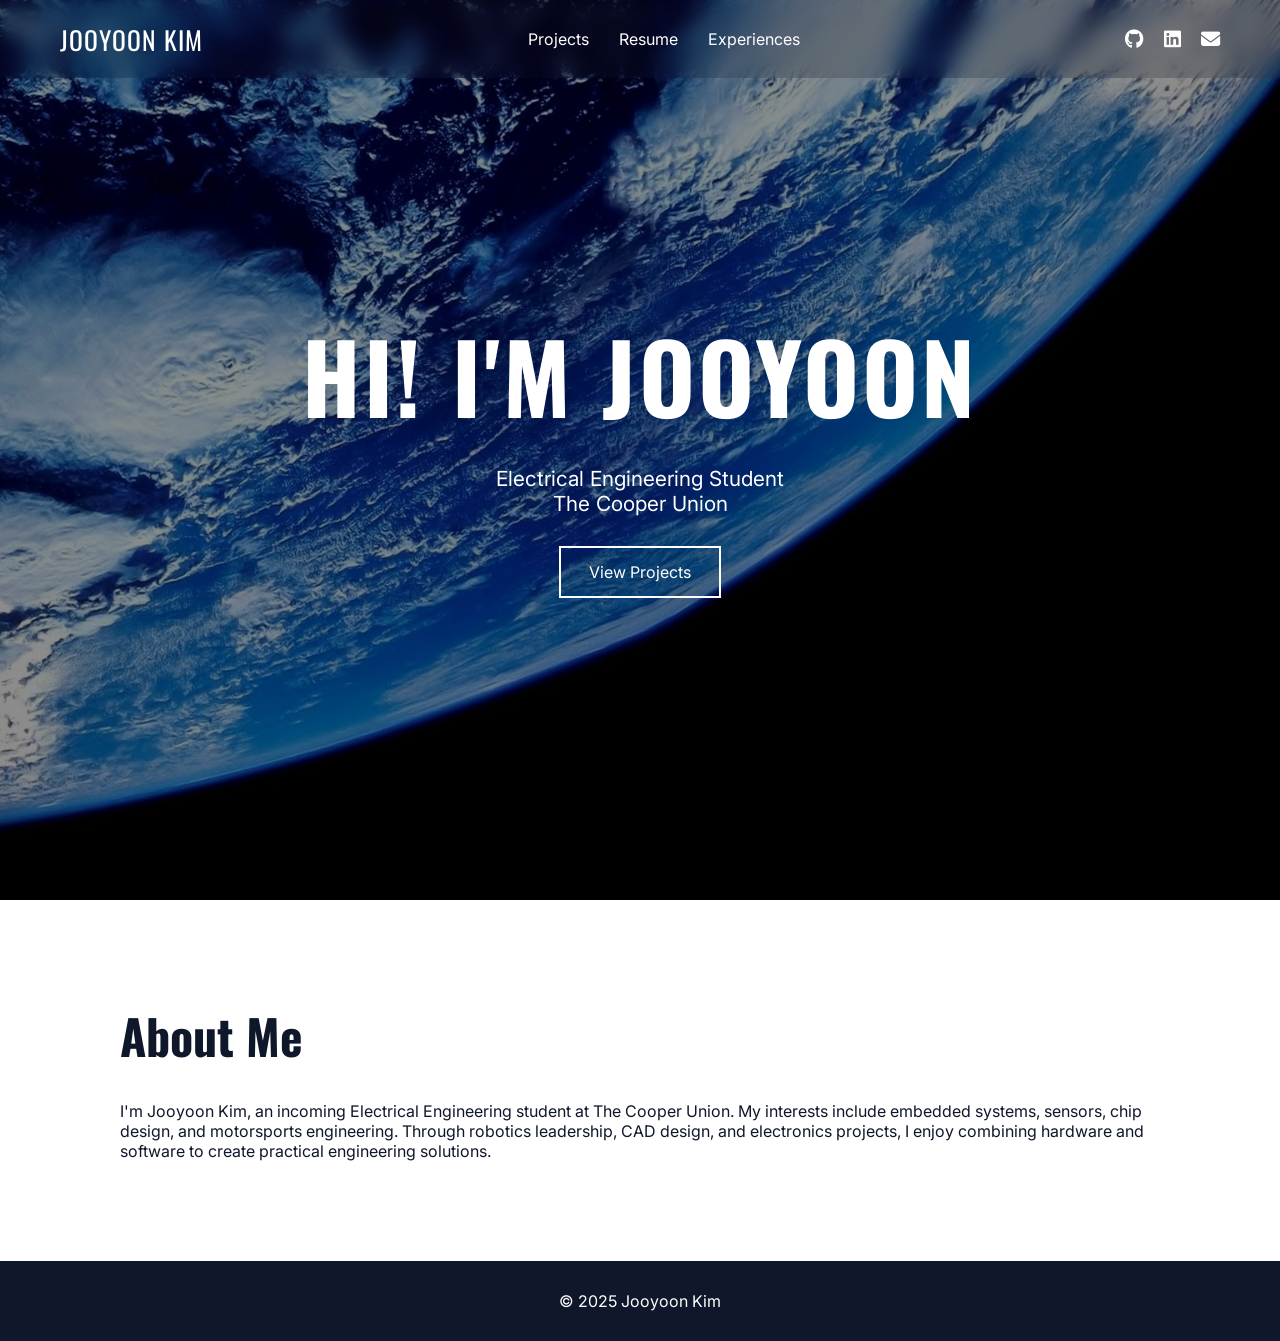
<file: index.html>
<!DOCTYPE html>
<html lang="en">
<head>
    <meta charset="UTF-8">
    <meta name="viewport" content="width=device-width, initial-scale=1.0">
    <title>Jooyoon Kim | Electrical Engineering</title>

    <link rel="stylesheet" href="css/styles.css">

    <link rel="stylesheet"
    href="https://cdnjs.cloudflare.com/ajax/libs/font-awesome/6.5.1/css/all.min.css">
    <link rel="icon" href="assets/favicon1.png" type="image/x-icon">
</head>
<body>

<nav class="navbar">

    <a href="index.html" class="logo">
        JOOYOON KIM
    </a>

    <ul class="nav-links">

        <li>
            <a href="projects.html">
                Projects
            </a>
        </li>

        <li>
            <a href="resume.html">
                Resume
            </a>
        </li>
        <li><a href="experiences.html">
                Experiences
            </a>
        </li>

    </ul>

    <div class="socials">

        <a href="https://github.com/maskboi929" target="_blank">
            <i class="fab fa-github"></i>
        </a>

        <a href="https://www.linkedin.com/in/jooyoon-kim-7322a2393/" target="_blank">
            <i class="fab fa-linkedin"></i>
        </a>

        <a href="mailto:jooyoon0419@gmail.com">
            <i class="fas fa-envelope"></i>
        </a>

    </div>

</nav>

<header class="hero">

    <div class="overlay"></div>

    <div class="hero-content">
        <h1>HI! I'M JOOYOON</h1>

        <p>
            Electrical Engineering Student<br>
            The Cooper Union
        </p>

        <a href="projects.html" class="btn">
            View Projects
        </a>
    </div>

</header>

<section id="about" class="section reveal">
    <h2>About Me</h2>

    <p>
        I'm Jooyoon Kim, an incoming Electrical Engineering student at
        The Cooper Union. My interests include embedded systems,
        sensors, chip design, and motorsports engineering.

        Through robotics leadership, CAD design, and electronics
        projects, I enjoy combining hardware and software to create
        practical engineering solutions.
    </p>
</section>




<footer>
    <p>© 2025 Jooyoon Kim</p>
</footer>

<script src="js/script.js"></script>

</body>
</html>
</file>
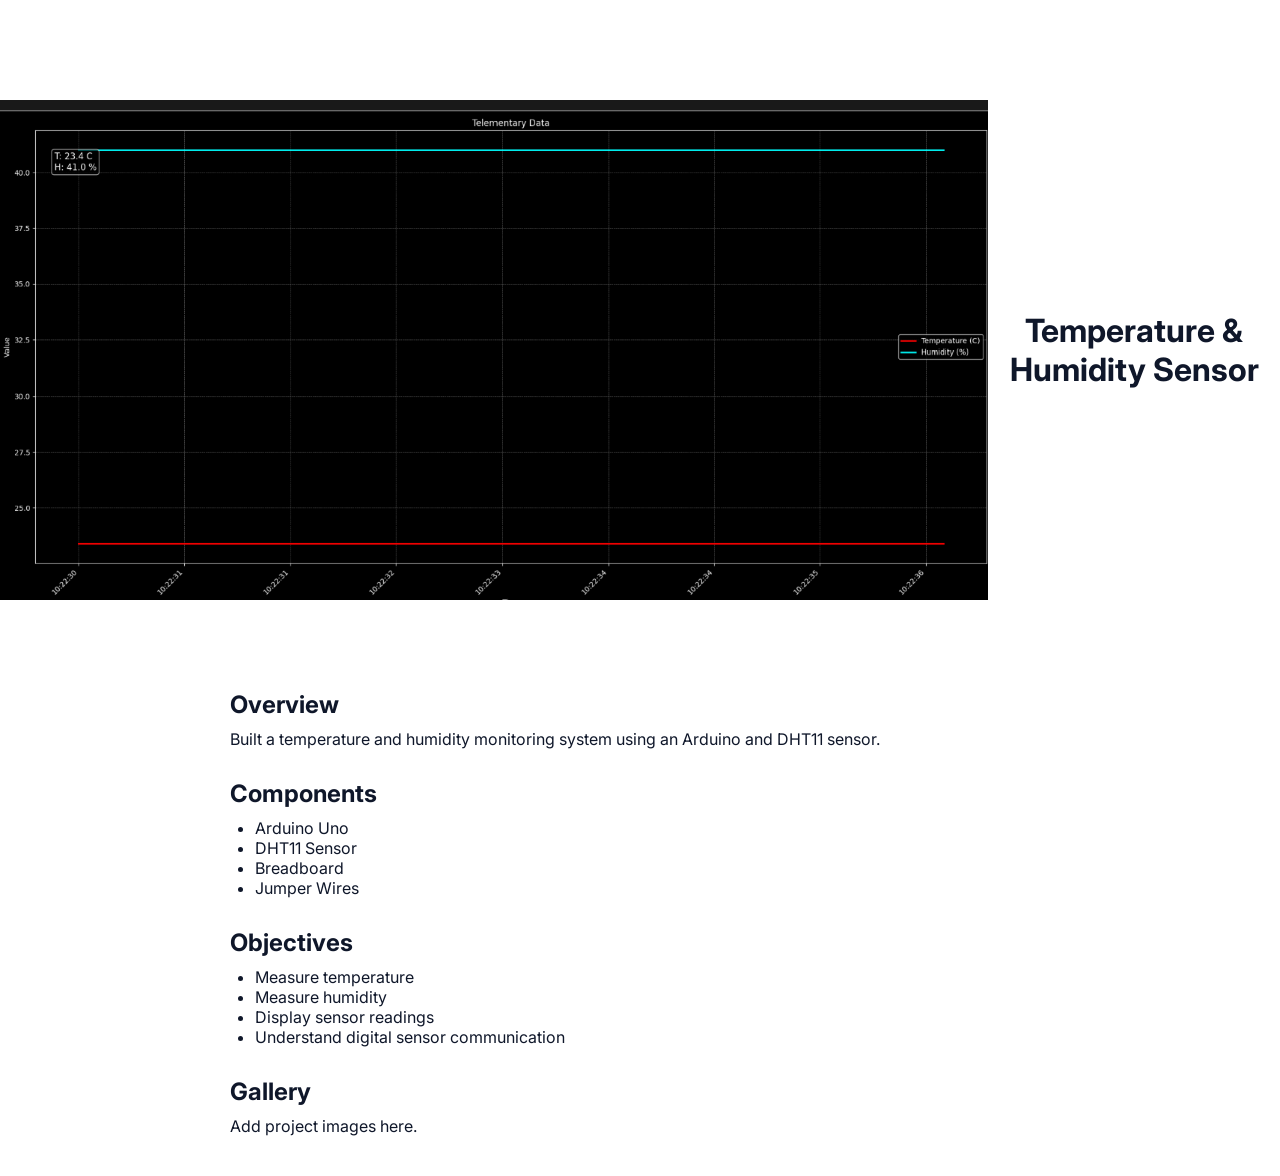
<file: dht11.html>
<!DOCTYPE html>
<html lang="en">
<head>
<meta charset="UTF-8">
<title>DHT11 Project</title>
<link rel="stylesheet" href="css/styles.css">
</head>

<body>

<div class="project-hero">

<img src="assets/dht11-banner.jpg">

<h1>Temperature & Humidity Sensor</h1>

</div>

<section class="project-section">

<h2>Overview</h2>

<p>
Built a temperature and humidity monitoring system using
an Arduino and DHT11 sensor.
</p>

<h2>Components</h2>

<ul>
<li>Arduino Uno</li>
<li>DHT11 Sensor</li>
<li>Breadboard</li>
<li>Jumper Wires</li>
</ul>

<h2>Objectives</h2>

<ul>
<li>Measure temperature</li>
<li>Measure humidity</li>
<li>Display sensor readings</li>
<li>Understand digital sensor communication</li>
</ul>

<h2>Gallery</h2>

<p>Add project images here.</p>

</section>

</body>
</html>
</file>
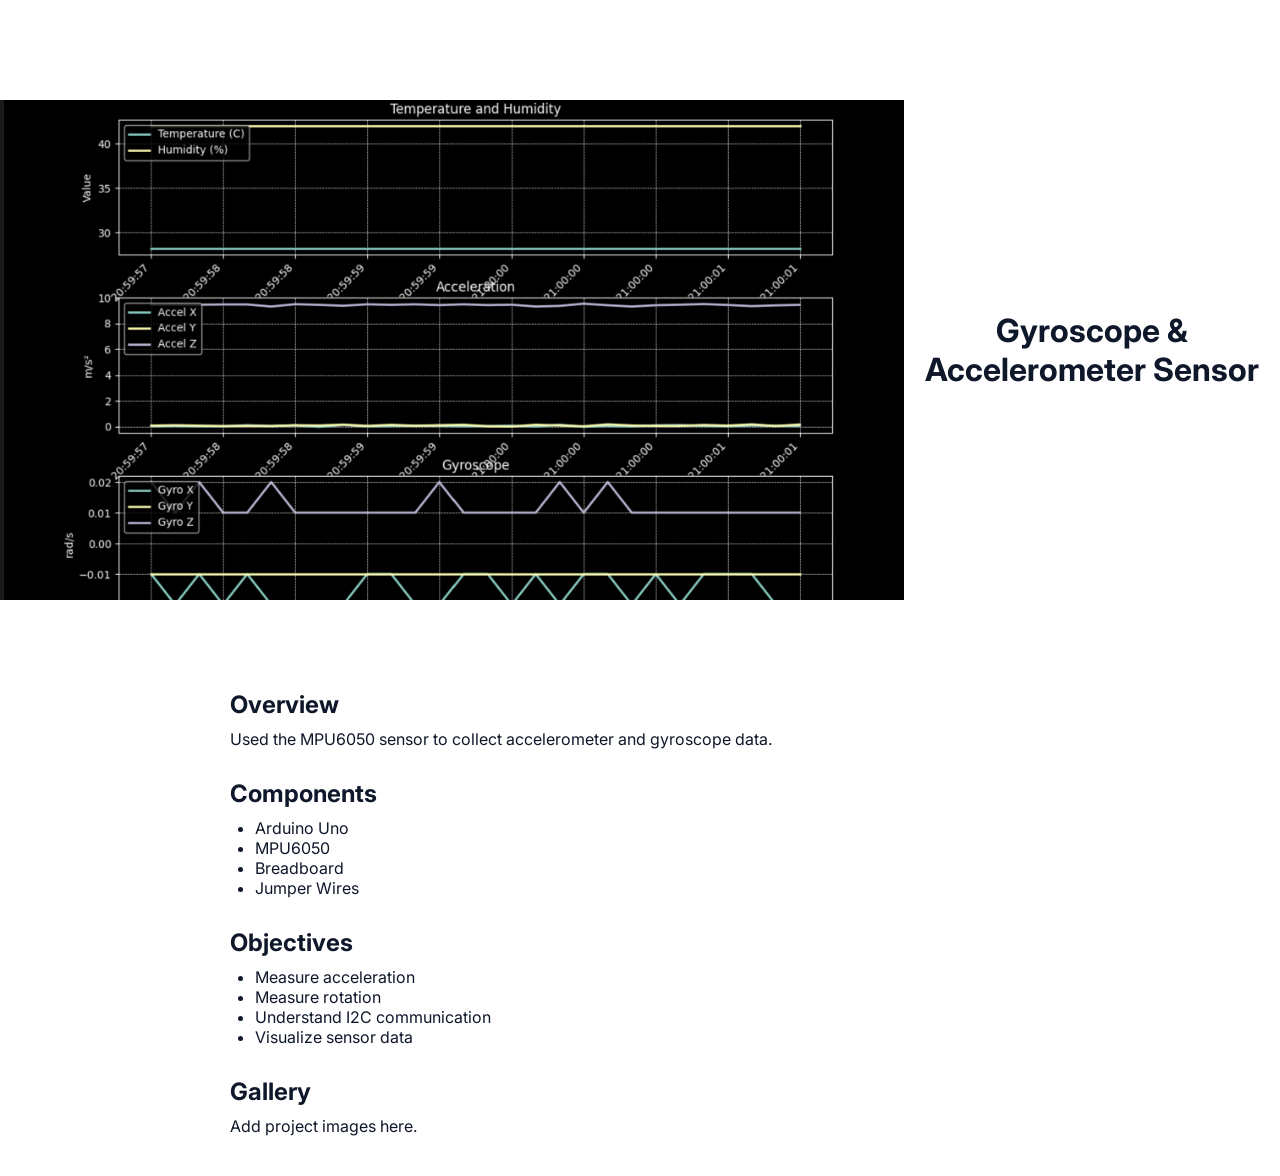
<file: mpu6050.html>
<!DOCTYPE html>
<html lang="en">
<head>
<meta charset="UTF-8">
<title>MPU6050 Project</title>
<link rel="stylesheet" href="css/styles.css">
</head>

<body>

<div class="project-hero">

<img src="assets/mpu6050-banner.jpg">

<h1>Gyroscope & Accelerometer Sensor</h1>

</div>

<section class="project-section">

<h2>Overview</h2>

<p>
Used the MPU6050 sensor to collect
accelerometer and gyroscope data.
</p>

<h2>Components</h2>

<ul>
<li>Arduino Uno</li>
<li>MPU6050</li>
<li>Breadboard</li>
<li>Jumper Wires</li>
</ul>

<h2>Objectives</h2>

<ul>
<li>Measure acceleration</li>
<li>Measure rotation</li>
<li>Understand I2C communication</li>
<li>Visualize sensor data</li>
</ul>

<h2>Gallery</h2>

<p>Add project images here.</p>

</section>

</body>
</html>
</file>
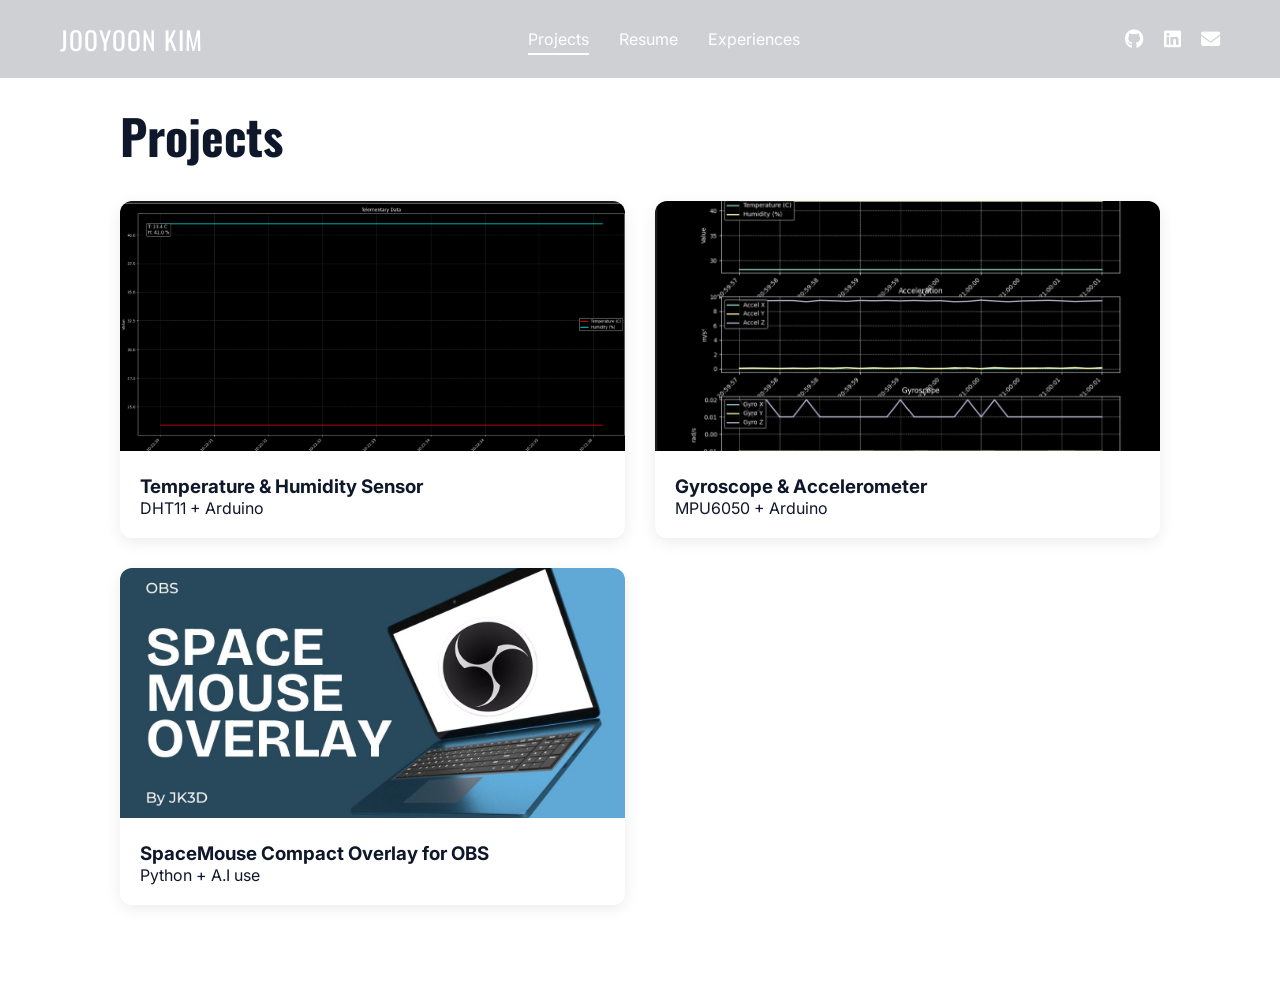
<file: projects.html>
<!DOCTYPE html>
<html lang="en">
<head>
    <meta charset="UTF-8">
    <meta name="viewport" content="width=device-width, initial-scale=1.0">
    <title>Jooyoon Kim | Electrical Engineering</title>
    <script src="js/script.js" defer></script>

    <link rel="stylesheet" href="css/styles.css">

    <link rel="stylesheet"
    href="https://cdnjs.cloudflare.com/ajax/libs/font-awesome/6.5.1/css/all.min.css">
    <link rel="icon" href="assets/favicon1.png" type="image/x-icon">
</head>

<nav class="navbar">

    <a href="index.html" class="logo">
        JOOYOON KIM
    </a>

    <ul class="nav-links">

        <li>
            <a href="projects.html"  class="active-nav">
                Projects
            </a>
        </li>

        <li>
            <a href="resume.html">
                Resume
            </a>
        </li>
        <li><a href="experiences.html">
                Experiences
            </a>
        </li>

    </ul>

    <div class="socials">

        <a href="https://github.com/maskboi929" target="_blank">
            <i class="fab fa-github"></i>
        </a>

        <a href="https://www.linkedin.com/in/jooyoon-kim-7322a2393/" target="_blank">
            <i class="fab fa-linkedin"></i>
        </a>

        <a href="mailto:jooyoon0419@gmail.com">
            <i class="fas fa-envelope"></i>
        </a>

    </div>

</nav>




<body>
<section id="projects" class="section reveal">

    <h2>Projects</h2>

    <div class="project-grid">

        <a href="Project_ Temp._Hum Sensor(DHT11).html" class="project-card">

            <img src="assets/dht11-banner.jpg"
            alt="DHT11 Project">

            <div class="card-content">
                <h3>Temperature & Humidity Sensor</h3>

                <p>DHT11 + Arduino</p>
            </div>

        </a>

        <a href="Project_ Gyro_Acc. Sensor(MPU6050).html" class="project-card">

            <img src="assets/mpu6050-banner.jpg"
            alt="MPU6050 Project">

            <div class="card-content">
                <h3>Gyroscope & Accelerometer</h3>

                <p>MPU6050 + Arduino</p>
            </div>

        </a>

            <a href="Project_ SpaceMouse Compact Overlay for OBS.html" class="project-card">

            <img src="assets/spacemouse-banner.jpg"
            alt="SpaceMouse Project">

            <div class="card-content">
                <h3>SpaceMouse Compact Overlay for OBS</h3>

                <p>Python + A.I use</p>
            </div>

        </a>

    </div>

</section>

</body>


</html>
</file>
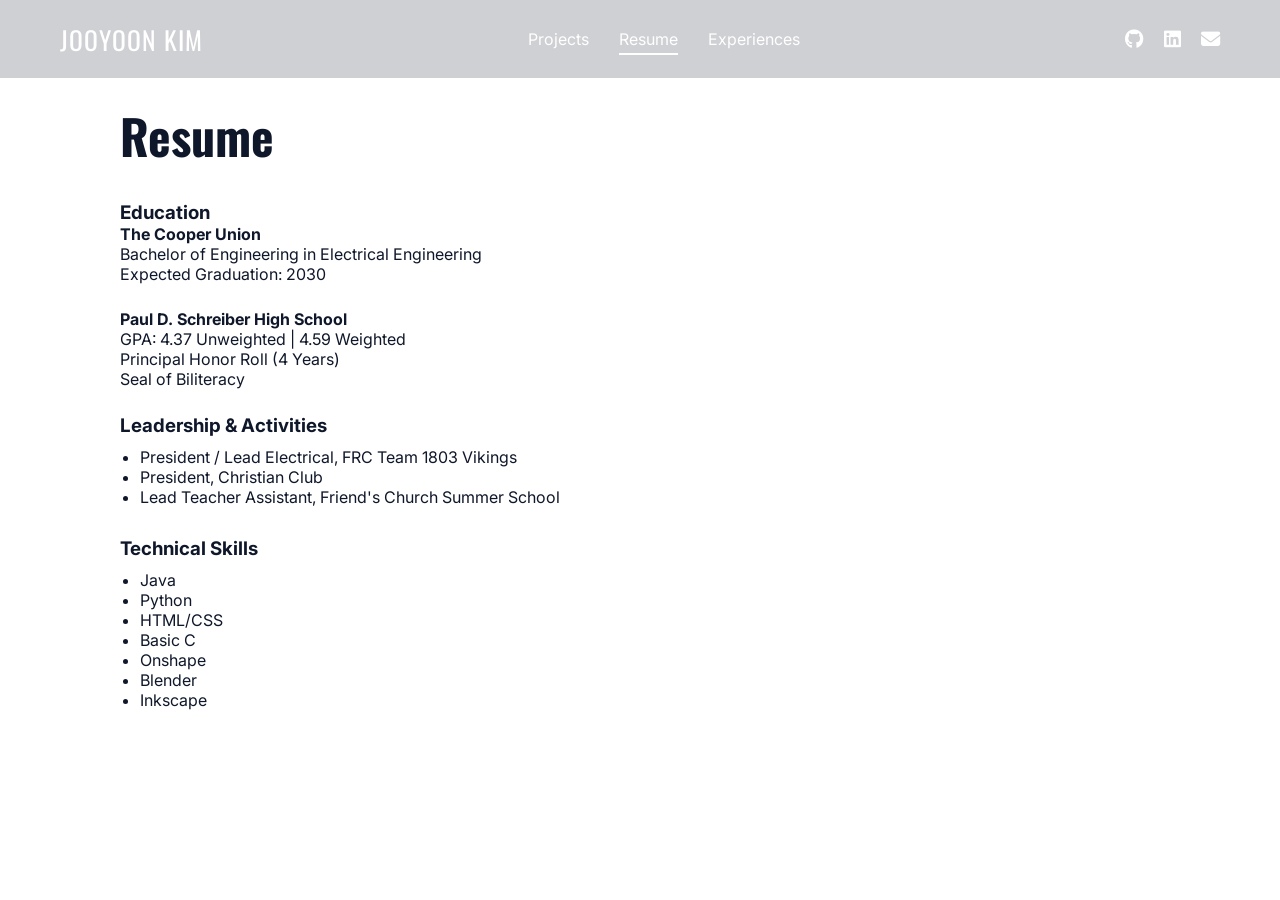
<file: resume.html>
<!DOCTYPE html>
<html lang="en">
<head>
    <meta charset="UTF-8">
    <meta name="viewport" content="width=device-width, initial-scale=1.0">
    <title>Jooyoon Kim | Electrical Engineering</title>
    <script src="js/script.js" defer></script>

    <link rel="stylesheet" href="css/styles.css">

    <link rel="stylesheet"
    href="https://cdnjs.cloudflare.com/ajax/libs/font-awesome/6.5.1/css/all.min.css">
    <link rel="icon" href="assets/favicon1.png" type="image/x-icon">
</head>

<nav class="navbar">

    <a href="index.html" class="logo">
        JOOYOON KIM
    </a>

    <ul class="nav-links">

        <li>
            <a href="projects.html">
                Projects
            </a>
        </li>

        <li>
            <a href="resume.html"  class="active-nav">
                Resume
            </a>
        </li>
        <li><a href="experiences.html">
                Experiences
            </a>
        </li>

    </ul>

    <div class="socials">

        <a href="https://github.com/maskboi929" target="_blank">
            <i class="fab fa-github"></i>
        </a>

        <a href="https://www.linkedin.com/in/jooyoon-kim-7322a2393/" target="_blank">
            <i class="fab fa-linkedin"></i>
        </a>

        <a href="mailto:jooyoon0419@gmail.com">
            <i class="fas fa-envelope"></i>
        </a>

    </div>

</nav>

<body>
    <section id="resume" class="section reveal">

    <h2>Resume</h2>

    <div class="resume-block">

        <h3>Education</h3>

        <p>
            <strong>The Cooper Union</strong><br>
            Bachelor of Engineering in Electrical Engineering<br>
            Expected Graduation: 2030
        </p>

        <p>
            <strong>Paul D. Schreiber High School</strong><br>
            GPA: 4.37 Unweighted | 4.59 Weighted<br>
            Principal Honor Roll (4 Years)<br>
            Seal of Biliteracy
        </p>

        <h3>Leadership & Activities</h3>

        <ul>
            <li>
                President / Lead Electrical,
                FRC Team 1803 Vikings
            </li>

            <li>
                President,
                Christian Club
            </li>

            <li>
                Lead Teacher Assistant,
                Friend's Church Summer School
            </li>
        </ul>

        <h3>Technical Skills</h3>

        <ul>
            <li>Java</li>
            <li>Python</li>
            <li>HTML/CSS</li>
            <li>Basic C</li>
            <li>Onshape</li>
            <li>Blender</li>
            <li>Inkscape</li>
        </ul>

    </div>

</section>

</body>
</html>
</file>
<file: css/styles.css>
@import url('https://fonts.googleapis.com/css2?family=Oswald:wght@400;600;700&family=Inter:wght@300;400;500&display=swap');

:root{
    --navy:#0F172A;
    --navy-light:#1E293B;
    --blue:#3B82F6;
    --white:#ffffff;
    --gray:#94A3B8;
}

*{
    margin:0;
    padding:0;
    box-sizing:border-box;
}

body{
    font-family:'Inter',sans-serif;
    color:var(--navy);
}

body {
    opacity: 0;
    animation: fadeIn 0.8s ease forwards;
}

@keyframes fadeIn {
    from {
        opacity: 0;
    }
    to {
        opacity: 1;
    }
}

.navbar{
    position:fixed;
    top:0;
    width:100%;

    display:flex;
    justify-content:space-between;
    align-items:center;

    padding:20px 60px;

    background:rgba(15,23,42,.2);

    backdrop-filter:blur(10px);

    transition:.3s ease;

    z-index:1000;
}

.navbar.scrolled{
    background:rgba(15,23,42,.85);
}

.logo{
    color:white;
    font-family:'Oswald';
    font-size:1.6rem;

    text-decoration:none;

    letter-spacing:1px;

    transition:.3s ease;
}

.logo:hover{
    opacity:.8;
}

.nav-links{
    display:flex;
    gap:30px;
    list-style:none;
}

.nav-links a{
    color:white;
    text-decoration:none;
}

.socials{
    display:flex;
    gap:20px;
}

.socials a{
    color:white;
    font-size:1.2rem;
}

.hero{
    height:100vh;

    background:
    linear-gradient(
        rgba(0,0,0,.45),
        rgba(0,0,0,.45)
    ),
    url("../assets/hero-bg.jpg");

    background-size:cover;
    background-position:center;

    display:flex;
    justify-content:center;
    align-items:center;
}

.hero-content{
    text-align:center;
    color:white;
}

.hero-content {
    opacity: 0;
    transform: translateY(30px);

    animation:
        heroReveal 1s ease forwards;

    animation-delay: .3s;
}

@keyframes heroReveal {
    from {
        opacity: 0;
        transform: translateY(30px);
    }

    to {
        opacity: 1;
        transform: translateY(0);
    }
}

.hero h1{
    font-family:'Oswald';
    font-size:6rem;
    letter-spacing:3px;
}

.hero p{
    font-size:1.3rem;
    margin-top:20px;
}

.btn{
    display:inline-block;
    margin-top:30px;

    padding:14px 28px;

    border:2px solid white;

    color:white;
    text-decoration:none;

    transition:.3s;
}

.btn:hover{
    background:white;
    color:black;
}

.section{
    max-width:1100px;
    margin:auto;
    padding:100px 30px;
}

.section h2{
    font-family:'Oswald';
    font-size:3rem;
    margin-bottom:30px;
}

.project-grid{
    display:grid;
    grid-template-columns:repeat(auto-fit,minmax(400px,1fr));
    gap:30px;
}

.project-card{
    text-decoration:none;
    color:inherit;

    overflow:hidden;

    border-radius:12px;

    box-shadow:
    0 4px 15px rgba(0,0,0,.08);

    transition:.3s;
}

.project-card:hover{
    transform:translateY(-6px);
}

.project-card img{
    width:100%;
    height:250px;
    object-fit:cover;

    transition:.4s;
}

.project-card:hover img{
    transform:scale(1.05);
}


.card-content{
    padding:20px;
}

.resume-block ul{
    margin-left:20px;
    margin-top:10px;
    margin-bottom:30px;
}

.resume-block p{
    margin-bottom:25px;
}

.project-hero{
    height: 60vh;
    min-height: 450px;

    display:flex;
    justify-content:center;
    align-items:center;

    text-align:center;

    position:relative;

    background-size:cover;
    background-position:center;
    background-repeat:no-repeat;

    margin-top:80px;
}

.project-title{
    position:relative;
    z-index:2;

    color:white;

    max-width:800px;

    padding:0 20px;
}

.project-hero img{
    width:100%;
    height:500px;
    object-fit:cover;
}

.project-title h1{

    font-size:5rem;

    font-weight:700;

    margin-bottom:20px;

    letter-spacing:2px;

    text-transform:uppercase;
}
.project-title p{

    font-size:1.3rem;

    line-height:1.7;

    opacity:.95;
}

.project-section{
    max-width:900px;
    margin:auto;
    padding:40px;
}

.project-section h2{
    margin-top:30px;
    margin-bottom:10px;
}

.project-section ul{
    margin-left:25px;
}

footer{
    text-align:center;
    padding:30px;
    background:var(--navy);
    color:white;
}

@media(max-width:768px){

.hero h1{
    font-size:3.5rem;
}

.navbar{
    padding:20px;
}

.nav-links{
    display:none;
}

.project-grid{
    grid-template-columns:1fr;
}

}

.reveal{
    opacity:0;
    transform:translateY(40px);

    transition:
        opacity .8s ease,
        transform .8s ease;
}

.reveal.active{
    opacity:1;
    transform:translateY(0);
}

body{
    opacity:1;

    transition:
        opacity .25s ease;
}

body.fade-out{
    opacity:0;
}

.active-nav{
    position: relative;
}

.active-nav::after{
    content: "";

    position: absolute;

    left: 0;
    bottom: -6px;

    width: 100%;
    height: 2px;

    background: white;
}

.experience-grid{
    display:grid;
    grid-template-columns:repeat(auto-fit,minmax(320px,1fr));
    gap:30px;
}

.experience-card{
    background: white;
    border-radius: 12px;
    overflow:hidden;
    border: 1px solid #e5e7eb;
    box-shadow: 0 10px 25px rgba(0,0,0,0.05);
}

.experience-card h3{
    padding:20px 20px 0 20px;
    font-family:'Oswald';
}

.experience-card p{
    padding:10px 20px 20px 20px;
    color:#64748b;
}

/* SLIDESHOW */
.slideshow{
    position:relative;
    width:100%;
    height:250px;
    overflow:hidden;
    background:#000;
}

.slide{
    position:absolute;
    width:100%;
    height:100%;
    object-fit:cover;
    opacity:0;
    transition: opacity 0.5s ease;
}

.slide.active{
    opacity:1;
}

.slideshow button{
    position:absolute;
    top:50%;
    transform:translateY(-50%);
    background:rgba(0,0,0,0.4);
    border:none;
    color:white;
    font-size:24px;
    padding:10px;
    cursor:pointer;
    z-index:2;
}

.slideshow .prev{
    left:10px;
}

.slideshow .next{
    right:10px;
}

.slideshow button:hover{
    background:rgba(0,0,0,0.7);
}
</file>
